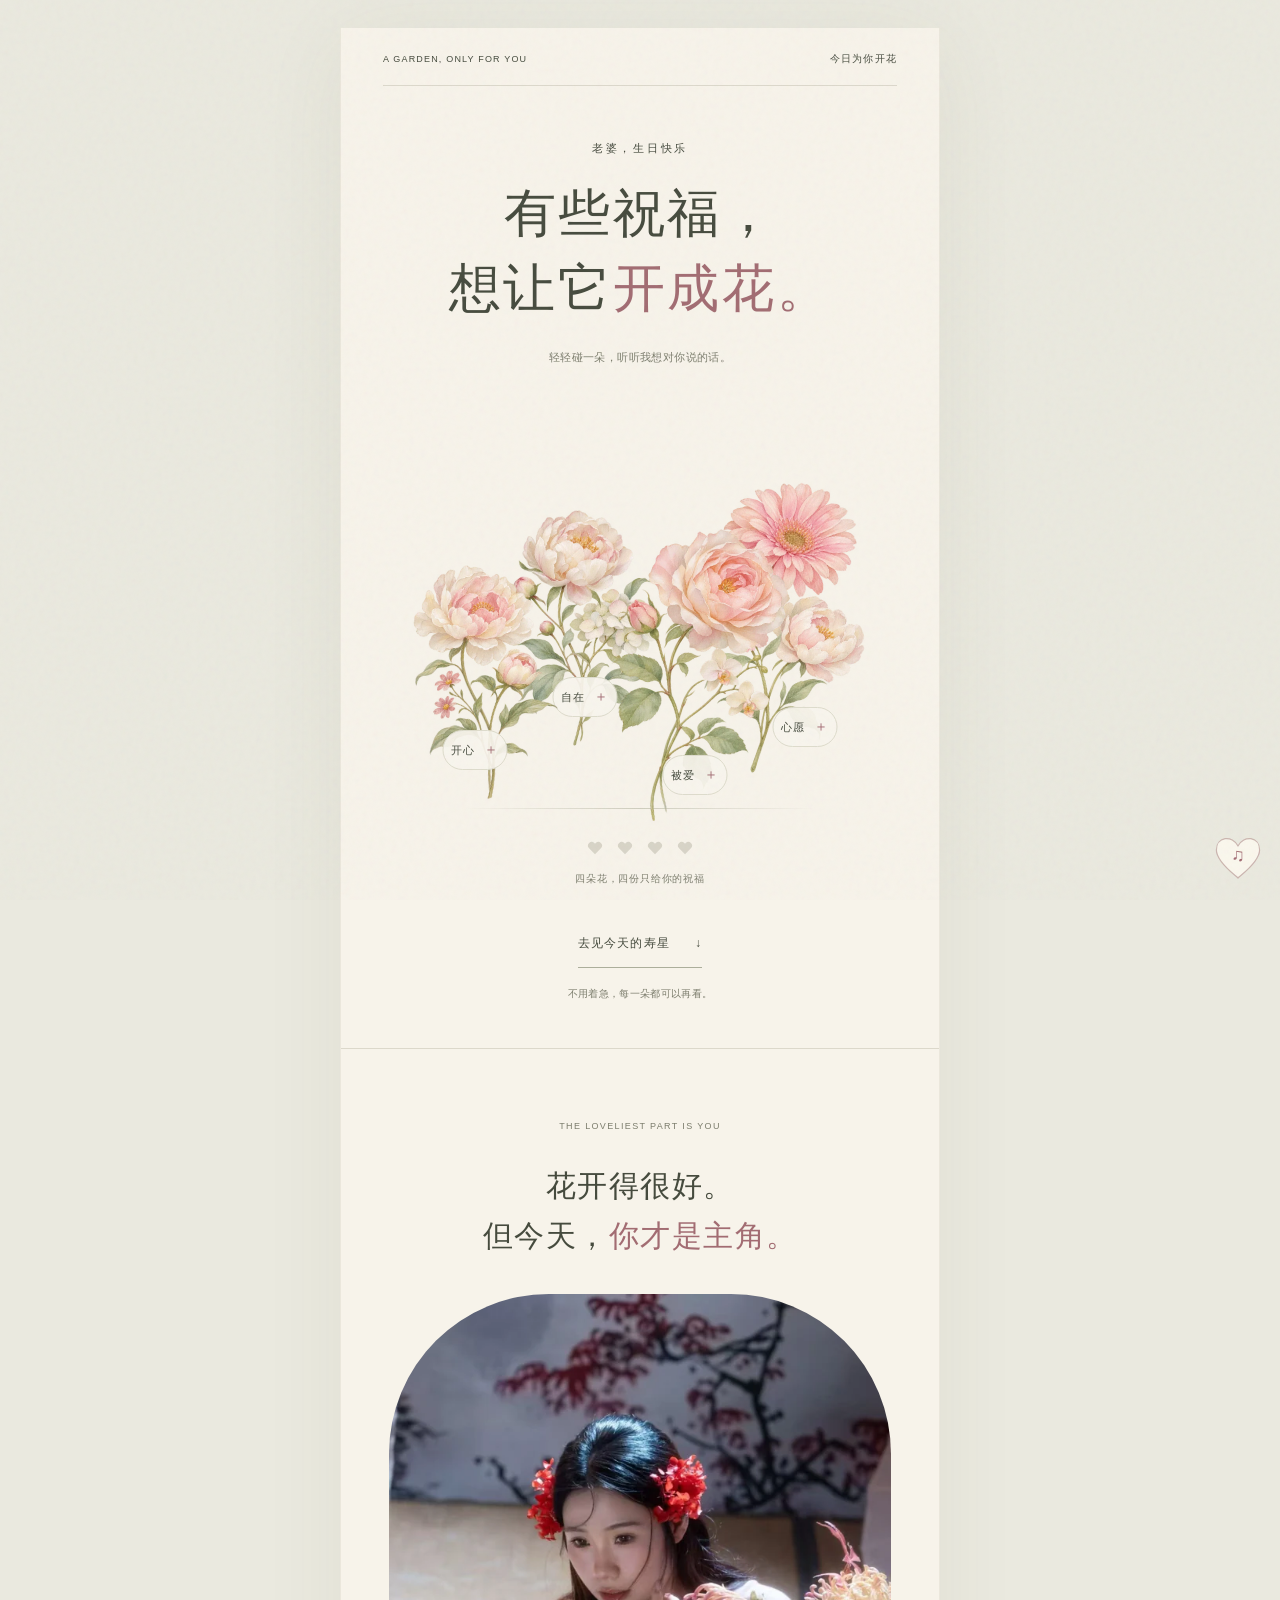
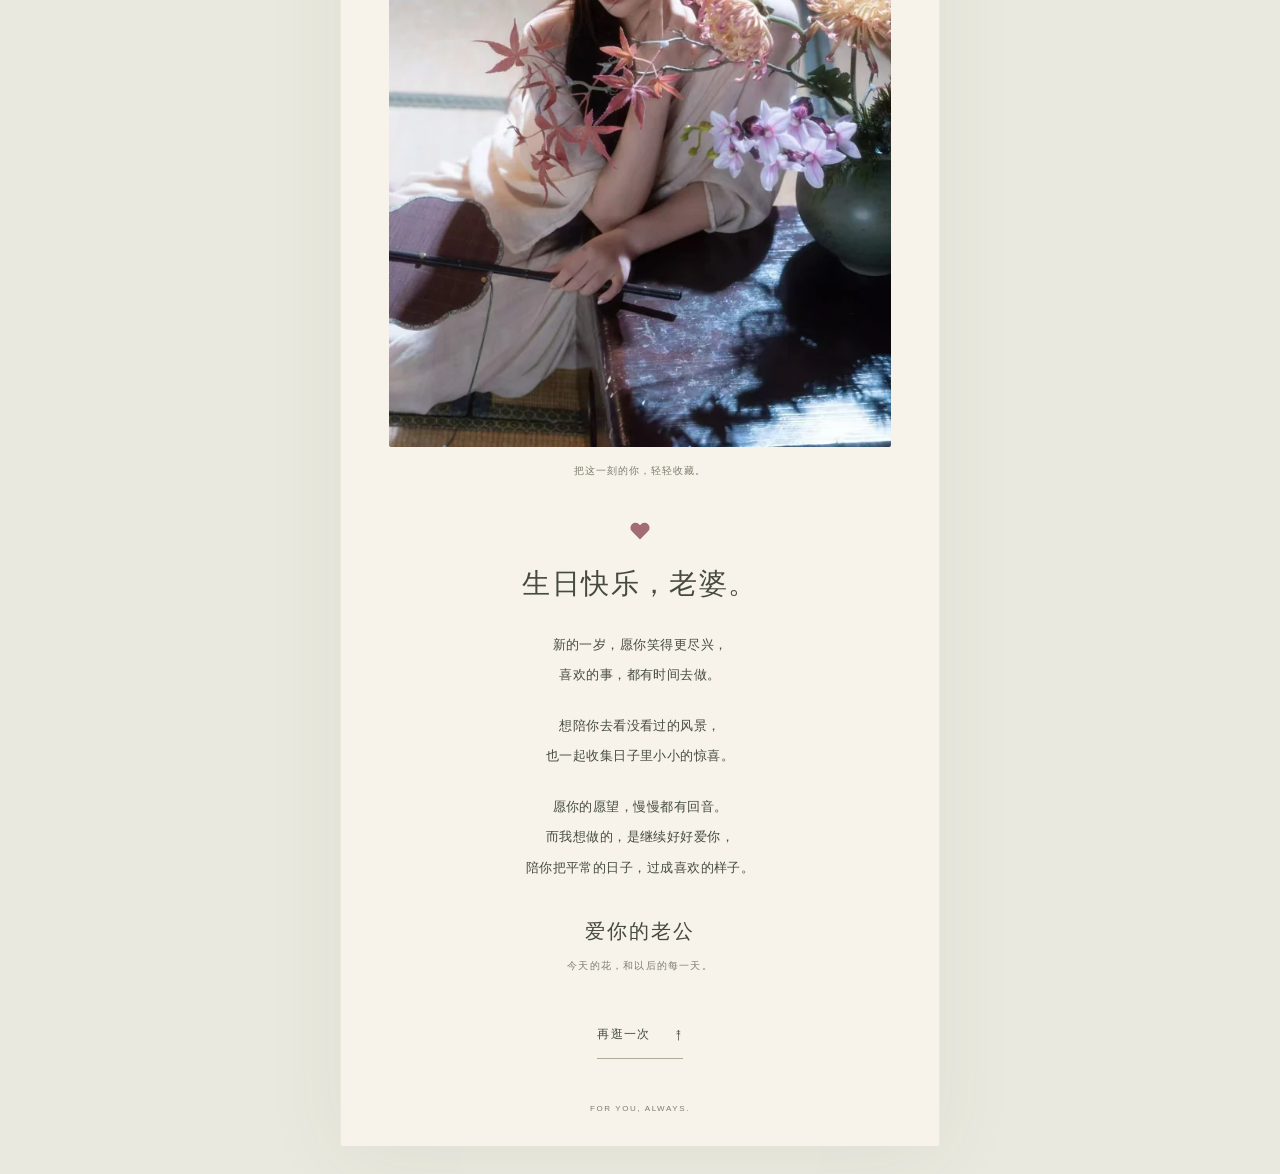
<file: index.html>
<!doctype html><html lang="zh-CN"><head><meta charset="utf-8"><meta name="viewport" content="width=device-width, initial-scale=1, viewport-fit=cover"><meta name="robots" content="noindex,nofollow,noarchive"><meta name="theme-color" content="#f7f3ea"><meta name="description" content="一束花，一封信，和只属于你的生日祝福。"><title>生日快乐，老婆 · 花开给你</title><link rel="icon" href="./assets/botanical-1.svg" type="image/svg+xml"><link rel="stylesheet" href="./style.css?v=touch-focus-1"><script src="./app.js?v=touch-focus-1" defer></script><script src="./music.js?v=autoplay-1" defer></script></head><body data-page="garden"><audio id="birthday-music" data-file="tiamo.mp3" autoplay loop preload="none"></audio><button class="music-toggle" data-music-toggle hidden aria-label="播放背景音乐 TIAMO" aria-pressed="false">♫</button><main><section class="garden-cover" id="top"><div class="topline"><span>A GARDEN, ONLY FOR YOU</span><span>今日为你开花</span></div><div class="garden-heading"><span class="eyebrow">老婆，生日快乐</span><h1>有些祝福，<br>想让它<em>开成花。</em></h1><p>轻轻碰一朵，听听我想对你说的话。</p></div><div class="garden-plants" aria-label="四朵藏着祝福的花"><button class="plant plant-1" data-flower="0" aria-label="打开开心的祝福" aria-haspopup="dialog"><img src="./assets/garden-sprig-1.webp" width="480" height="840" alt=""><span>开心<b aria-hidden="true">＋</b></span></button><button class="plant plant-2" data-flower="1" aria-label="打开自在的祝福" aria-haspopup="dialog"><img src="./assets/garden-sprig-2.webp" width="480" height="840" alt=""><span>自在<b aria-hidden="true">＋</b></span></button><button class="plant plant-3" data-flower="2" aria-label="打开被爱的祝福" aria-haspopup="dialog"><img src="./assets/garden-sprig-3.webp" width="480" height="840" alt=""><span>被爱<b aria-hidden="true">＋</b></span></button><button class="plant plant-4" data-flower="3" aria-label="打开心愿的祝福" aria-haspopup="dialog"><img src="./assets/garden-sprig-4.webp" width="480" height="840" alt=""><span>心愿<b aria-hidden="true">＋</b></span></button><div class="garden-soil"></div></div><div class="garden-progress"><div class="progress-flowers" aria-hidden="true"><span><svg class="heart-icon" viewBox="0 0 24 24" aria-hidden="true" focusable="false"><path d="M20.84 4.61a5.5 5.5 0 0 0-7.78 0L12 5.67l-1.06-1.06a5.5 5.5 0 0 0-7.78 7.78l1.06 1.06L12 21.23l7.78-7.78 1.06-1.06a5.5 5.5 0 0 0 0-7.78Z"/></svg></span><span><svg class="heart-icon" viewBox="0 0 24 24" aria-hidden="true" focusable="false"><path d="M20.84 4.61a5.5 5.5 0 0 0-7.78 0L12 5.67l-1.06-1.06a5.5 5.5 0 0 0-7.78 7.78l1.06 1.06L12 21.23l7.78-7.78 1.06-1.06a5.5 5.5 0 0 0 0-7.78Z"/></svg></span><span><svg class="heart-icon" viewBox="0 0 24 24" aria-hidden="true" focusable="false"><path d="M20.84 4.61a5.5 5.5 0 0 0-7.78 0L12 5.67l-1.06-1.06a5.5 5.5 0 0 0-7.78 7.78l1.06 1.06L12 21.23l7.78-7.78 1.06-1.06a5.5 5.5 0 0 0 0-7.78Z"/></svg></span><span><svg class="heart-icon" viewBox="0 0 24 24" aria-hidden="true" focusable="false"><path d="M20.84 4.61a5.5 5.5 0 0 0-7.78 0L12 5.67l-1.06-1.06a5.5 5.5 0 0 0-7.78 7.78l1.06 1.06L12 21.23l7.78-7.78 1.06-1.06a5.5 5.5 0 0 0 0-7.78Z"/></svg></span></div><p id="progress" role="status" aria-live="polite">四朵花，四份只给你的祝福</p></div><a class="garden-next text-button" href="#birthday">去见今天的寿星 <span aria-hidden="true">↓</span></a><p class="small-note garden-hint">不用着急，每一朵都可以再看。</p></section><section class="ending" id="birthday" aria-labelledby="birthday-title"><div class="section-label">THE LOVELIEST PART IS YOU</div><h2 id="birthday-title">花开得很好。<br>但今天，<em>你才是主角。</em></h2><figure class="portrait"><img src="./assets/portrait-floral-1080.webp" srcset="./assets/portrait-floral-640.webp 640w, ./assets/portrait-floral-1080.webp 1080w" sizes="(max-width: 600px) 90vw, 480px" width="1080" height="1620" loading="lazy" alt="花与光影中的老婆"><figcaption>把这一刻的你，轻轻收藏。</figcaption></figure><div class="birthday-message"><span class="little-flower" aria-hidden="true"><svg class="heart-icon" viewBox="0 0 24 24" aria-hidden="true" focusable="false"><path d="M20.84 4.61a5.5 5.5 0 0 0-7.78 0L12 5.67l-1.06-1.06a5.5 5.5 0 0 0-7.78 7.78l1.06 1.06L12 21.23l7.78-7.78 1.06-1.06a5.5 5.5 0 0 0 0-7.78Z"/></svg></span><h2>生日快乐，老婆。</h2><p>新的一岁，愿你笑得更尽兴，<br>喜欢的事，都有时间去做。</p><p>想陪你去看没看过的风景，<br>也一起收集日子里小小的惊喜。</p><p>愿你的愿望，慢慢都有回音。<br>而我想做的，是继续好好爱你，<br>陪你把平常的日子，过成喜欢的样子。</p><div class="signature">爱你的老公<span>今天的花，和以后的每一天。</span></div></div><button class="text-button" data-restart>再逛一次 <span aria-hidden="true">↟</span></button><div class="footer-note">FOR YOU, ALWAYS.</div></section></main><dialog id="flower-dialog" aria-labelledby="note-title"><button class="close-note" aria-label="关闭祝福纸笺"><svg viewBox="0 0 20 20" aria-hidden="true" focusable="false"><path d="m5 5 10 10M15 5 5 15"/></svg></button><div class="note-photo"><img id="note-image" width="640" height="853" alt=""></div><div class="note-content"><span class="section-label" id="note-number"></span><h2 id="note-title"></h2><p id="note-text"></p><span class="note-sign">送给我最喜欢的你</span><button class="text-button close-note-bottom">把这份祝福收好 <span aria-hidden="true">↗</span></button></div></dialog></body></html>
</file>
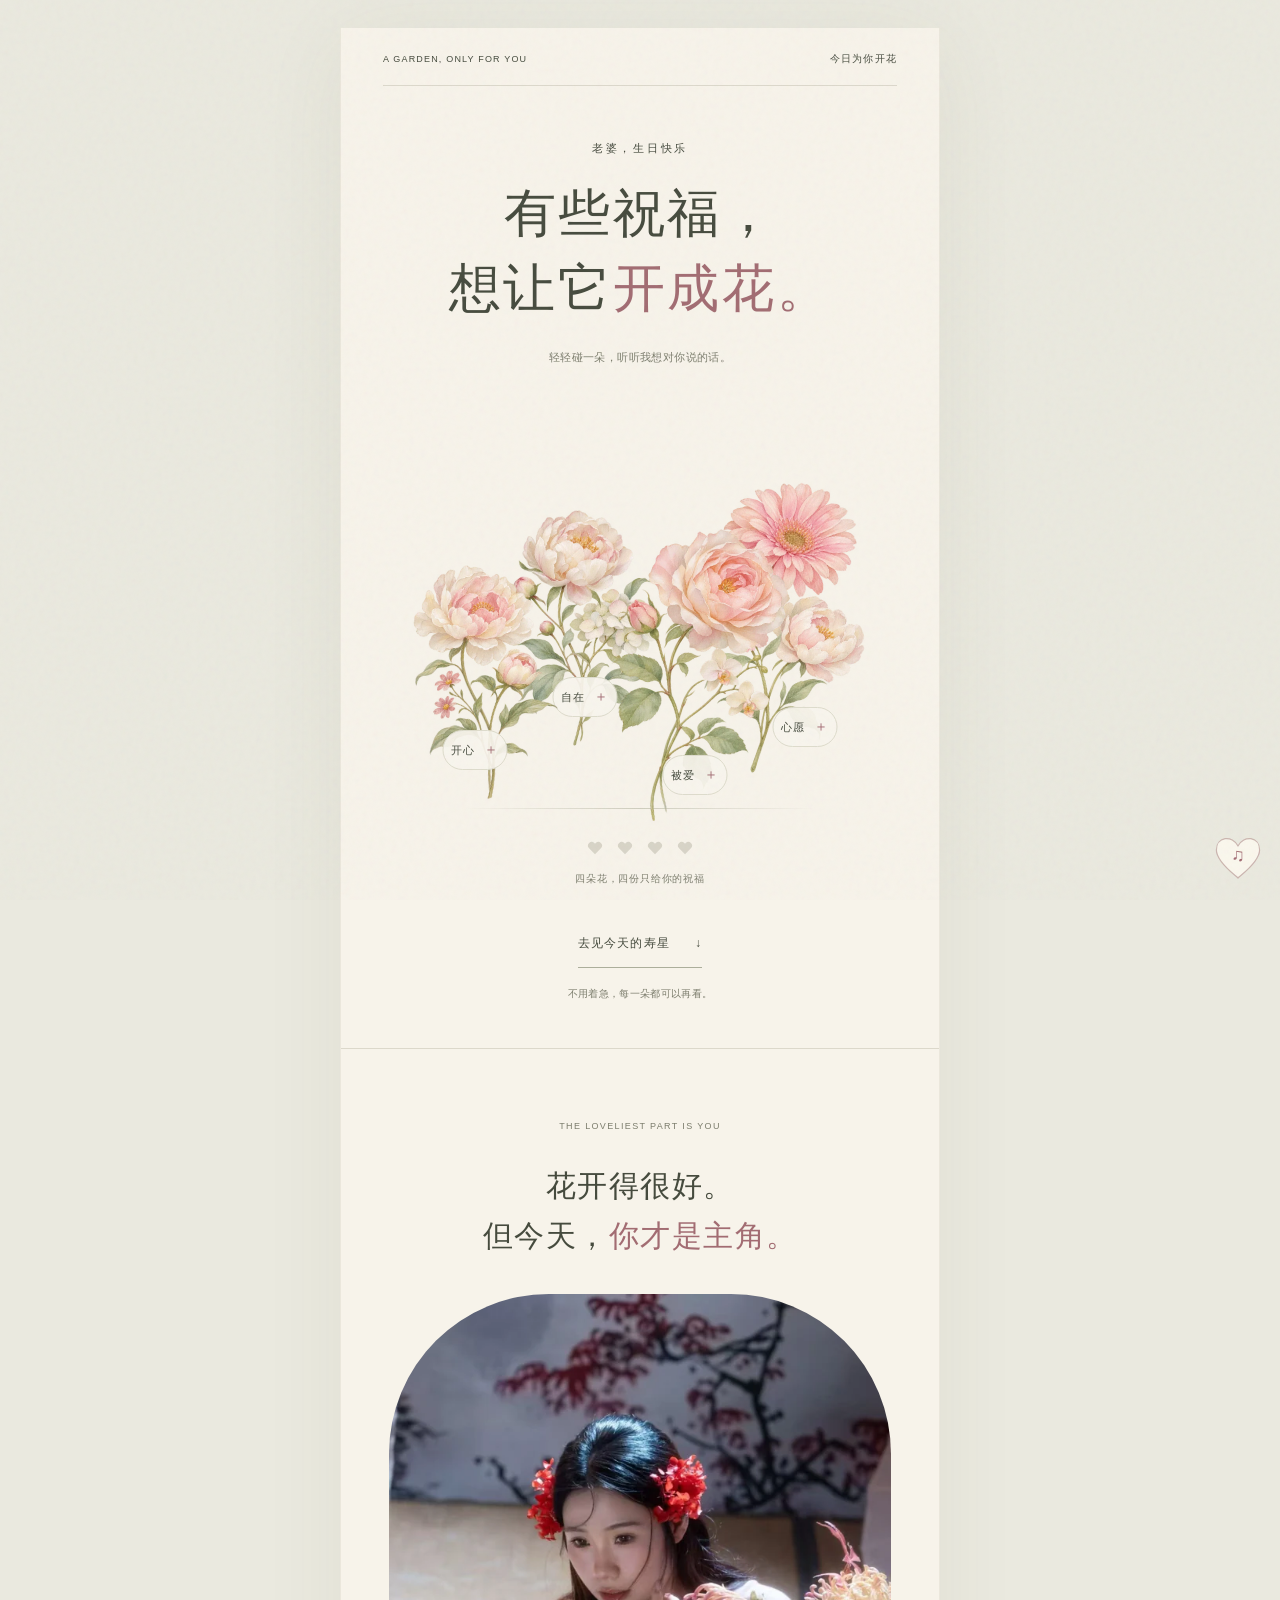
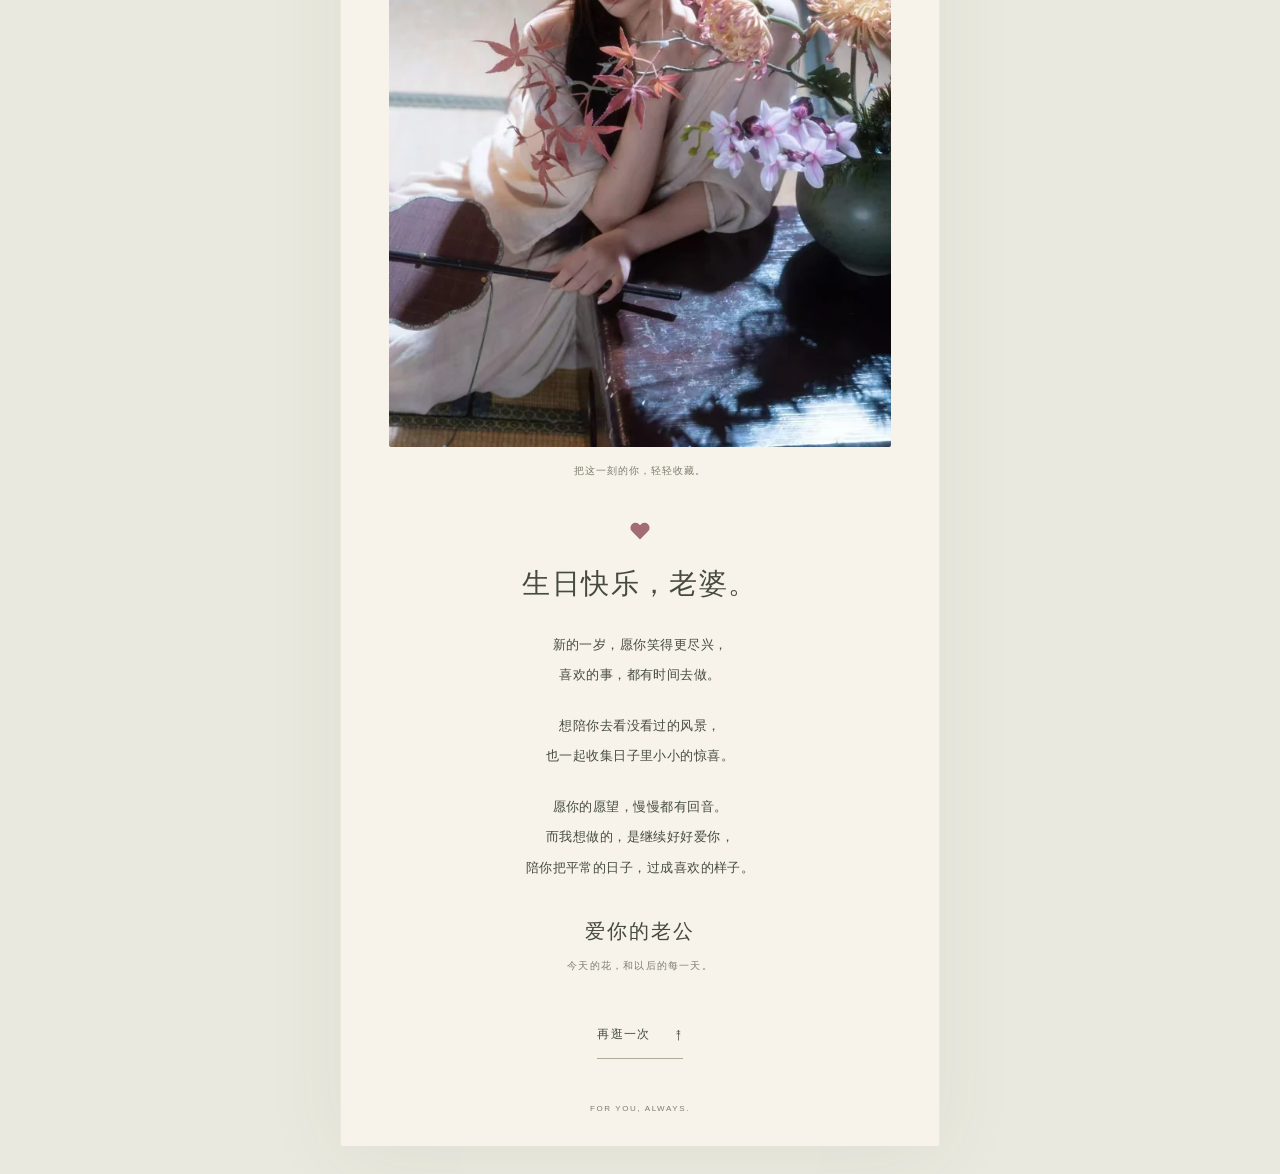
<file: garden/index.html>
<!doctype html><html lang="zh-CN"><head><meta charset="utf-8"><meta name="viewport" content="width=device-width, initial-scale=1, viewport-fit=cover"><meta name="robots" content="noindex,nofollow,noarchive"><meta name="theme-color" content="#f7f3ea"><meta name="description" content="一束花，一封信，和只属于你的生日祝福。"><title>生日快乐，老婆 · 花开给你</title><link rel="icon" href="../assets/botanical-1.svg" type="image/svg+xml"><link rel="stylesheet" href="../style.css?v=touch-focus-1"><script src="../app.js?v=touch-focus-1" defer></script><script src="../music.js?v=autoplay-1" defer></script></head><body data-page="garden"><audio id="birthday-music" data-file="tiamo.mp3" autoplay loop preload="none"></audio><button class="music-toggle" data-music-toggle hidden aria-label="播放背景音乐 TIAMO" aria-pressed="false">♫</button><main><section class="garden-cover" id="top"><div class="topline"><span>A GARDEN, ONLY FOR YOU</span><span>今日为你开花</span></div><div class="garden-heading"><span class="eyebrow">老婆，生日快乐</span><h1>有些祝福，<br>想让它<em>开成花。</em></h1><p>轻轻碰一朵，听听我想对你说的话。</p></div><div class="garden-plants" aria-label="四朵藏着祝福的花"><button class="plant plant-1" data-flower="0" aria-label="打开开心的祝福" aria-haspopup="dialog"><img src="../assets/garden-sprig-1.webp" width="480" height="840" alt=""><span>开心<b aria-hidden="true">＋</b></span></button><button class="plant plant-2" data-flower="1" aria-label="打开自在的祝福" aria-haspopup="dialog"><img src="../assets/garden-sprig-2.webp" width="480" height="840" alt=""><span>自在<b aria-hidden="true">＋</b></span></button><button class="plant plant-3" data-flower="2" aria-label="打开被爱的祝福" aria-haspopup="dialog"><img src="../assets/garden-sprig-3.webp" width="480" height="840" alt=""><span>被爱<b aria-hidden="true">＋</b></span></button><button class="plant plant-4" data-flower="3" aria-label="打开心愿的祝福" aria-haspopup="dialog"><img src="../assets/garden-sprig-4.webp" width="480" height="840" alt=""><span>心愿<b aria-hidden="true">＋</b></span></button><div class="garden-soil"></div></div><div class="garden-progress"><div class="progress-flowers" aria-hidden="true"><span><svg class="heart-icon" viewBox="0 0 24 24" aria-hidden="true" focusable="false"><path d="M20.84 4.61a5.5 5.5 0 0 0-7.78 0L12 5.67l-1.06-1.06a5.5 5.5 0 0 0-7.78 7.78l1.06 1.06L12 21.23l7.78-7.78 1.06-1.06a5.5 5.5 0 0 0 0-7.78Z"/></svg></span><span><svg class="heart-icon" viewBox="0 0 24 24" aria-hidden="true" focusable="false"><path d="M20.84 4.61a5.5 5.5 0 0 0-7.78 0L12 5.67l-1.06-1.06a5.5 5.5 0 0 0-7.78 7.78l1.06 1.06L12 21.23l7.78-7.78 1.06-1.06a5.5 5.5 0 0 0 0-7.78Z"/></svg></span><span><svg class="heart-icon" viewBox="0 0 24 24" aria-hidden="true" focusable="false"><path d="M20.84 4.61a5.5 5.5 0 0 0-7.78 0L12 5.67l-1.06-1.06a5.5 5.5 0 0 0-7.78 7.78l1.06 1.06L12 21.23l7.78-7.78 1.06-1.06a5.5 5.5 0 0 0 0-7.78Z"/></svg></span><span><svg class="heart-icon" viewBox="0 0 24 24" aria-hidden="true" focusable="false"><path d="M20.84 4.61a5.5 5.5 0 0 0-7.78 0L12 5.67l-1.06-1.06a5.5 5.5 0 0 0-7.78 7.78l1.06 1.06L12 21.23l7.78-7.78 1.06-1.06a5.5 5.5 0 0 0 0-7.78Z"/></svg></span></div><p id="progress" role="status" aria-live="polite">四朵花，四份只给你的祝福</p></div><a class="garden-next text-button" href="#birthday">去见今天的寿星 <span aria-hidden="true">↓</span></a><p class="small-note garden-hint">不用着急，每一朵都可以再看。</p></section><section class="ending" id="birthday" aria-labelledby="birthday-title"><div class="section-label">THE LOVELIEST PART IS YOU</div><h2 id="birthday-title">花开得很好。<br>但今天，<em>你才是主角。</em></h2><figure class="portrait"><img src="../assets/portrait-floral-1080.webp" srcset="../assets/portrait-floral-640.webp 640w, ../assets/portrait-floral-1080.webp 1080w" sizes="(max-width: 600px) 90vw, 480px" width="1080" height="1620" loading="lazy" alt="花与光影中的老婆"><figcaption>把这一刻的你，轻轻收藏。</figcaption></figure><div class="birthday-message"><span class="little-flower" aria-hidden="true"><svg class="heart-icon" viewBox="0 0 24 24" aria-hidden="true" focusable="false"><path d="M20.84 4.61a5.5 5.5 0 0 0-7.78 0L12 5.67l-1.06-1.06a5.5 5.5 0 0 0-7.78 7.78l1.06 1.06L12 21.23l7.78-7.78 1.06-1.06a5.5 5.5 0 0 0 0-7.78Z"/></svg></span><h2>生日快乐，老婆。</h2><p>新的一岁，愿你笑得更尽兴，<br>喜欢的事，都有时间去做。</p><p>想陪你去看没看过的风景，<br>也一起收集日子里小小的惊喜。</p><p>愿你的愿望，慢慢都有回音。<br>而我想做的，是继续好好爱你，<br>陪你把平常的日子，过成喜欢的样子。</p><div class="signature">爱你的老公<span>今天的花，和以后的每一天。</span></div></div><button class="text-button" data-restart>再逛一次 <span aria-hidden="true">↟</span></button><div class="footer-note">FOR YOU, ALWAYS.</div></section></main><dialog id="flower-dialog" aria-labelledby="note-title"><button class="close-note" aria-label="关闭祝福纸笺"><svg viewBox="0 0 20 20" aria-hidden="true" focusable="false"><path d="m5 5 10 10M15 5 5 15"/></svg></button><div class="note-photo"><img id="note-image" width="640" height="853" alt=""></div><div class="note-content"><span class="section-label" id="note-number"></span><h2 id="note-title"></h2><p id="note-text"></p><span class="note-sign">送给我最喜欢的你</span><button class="text-button close-note-bottom">把这份祝福收好 <span aria-hidden="true">↗</span></button></div></dialog></body></html>
</file>
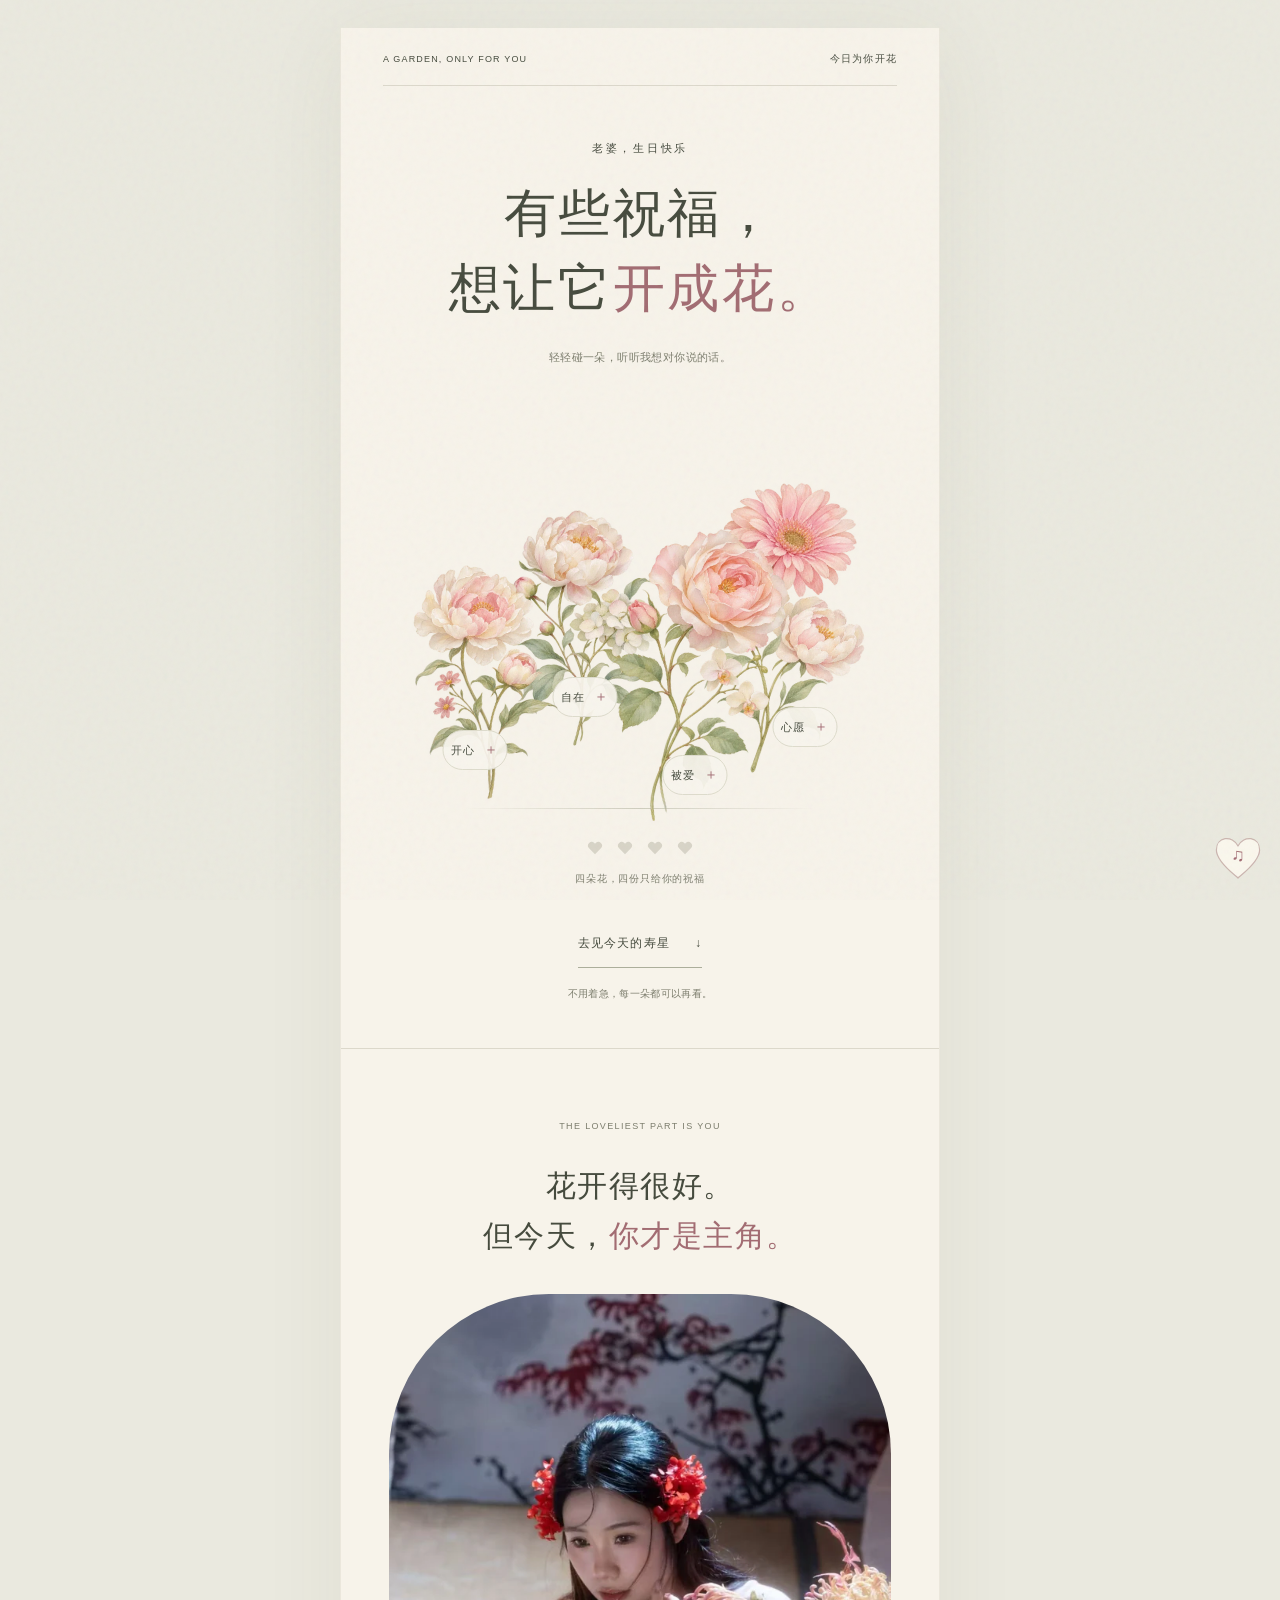
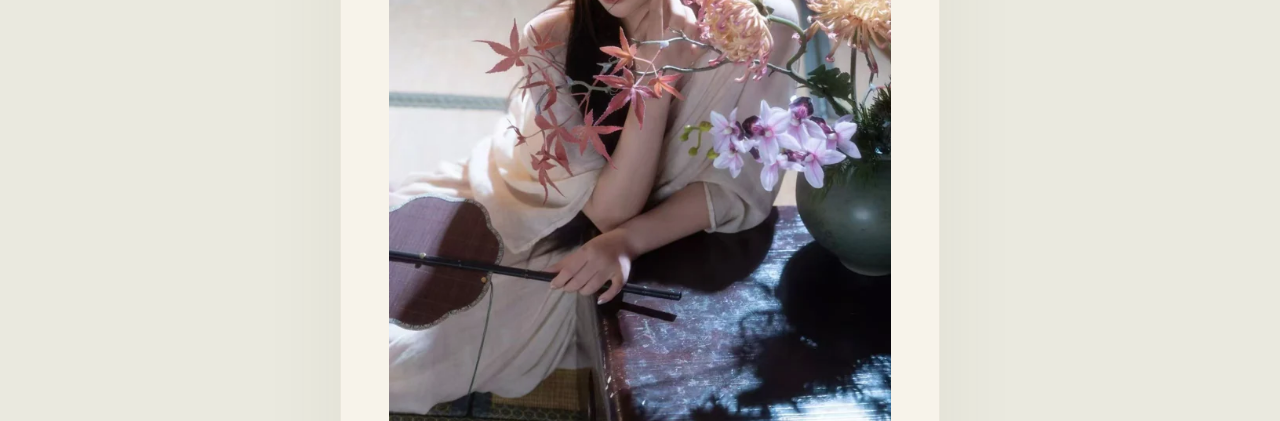
<file: letter/index.html>
<!doctype html><html lang="zh-CN"><head><meta charset="utf-8"><meta name="viewport" content="width=device-width, initial-scale=1"><meta name="robots" content="noindex,nofollow"><meta http-equiv="refresh" content="0;url=../?v=garden-only-1"><title>生日快乐，老婆</title></head><body><p><a href="../?v=garden-only-1">去你的小花园</a></p></body></html>
</file>
<file: style.css>
:root{--paper:#f7f3ea;--ink:#464b3e;--muted:#7c7d6d;--pink:#a26c72;--line:#dcd8cb;--serif:'Songti SC','STSong','Noto Serif CJK SC',serif;--sans:-apple-system,BlinkMacSystemFont,'PingFang SC','Microsoft YaHei',sans-serif}*{box-sizing:border-box}html{scroll-behavior:smooth;scroll-padding-top:30px}body{margin:0;background:var(--paper);color:var(--ink);font-family:var(--sans);-webkit-font-smoothing:antialiased}body:before{content:'';position:fixed;inset:0;pointer-events:none;z-index:20;opacity:.20;background-image:url("data:image/svg+xml,%3Csvg viewBox='0 0 180 180' xmlns='http://www.w3.org/2000/svg'%3E%3Cfilter id='n'%3E%3CfeTurbulence type='fractalNoise' baseFrequency='.85' numOctaves='3' stitchTiles='stitch'/%3E%3C/filter%3E%3Cpath fill='%23807764' opacity='.20' filter='url(%23n)' d='M0 0h180v180H0z'/%3E%3C/svg%3E")}button,a{-webkit-tap-highlight-color:transparent}button{font:inherit;color:inherit;cursor:pointer}button:focus-visible,a:focus-visible{outline:2px solid var(--pink);outline-offset:6px}a{color:inherit;text-decoration:none}img{max-width:100%;display:block;height:auto}main{max-width:600px;margin:auto;border-inline:1px solid rgba(130,125,100,.1)}h1,h2,p,figure{margin:0}h1,h2{font-family:var(--serif);font-weight:400;letter-spacing:.05em}h1{font-size:clamp(40px,10.6vw,60px);line-height:1.45}h2{font-size:32px;line-height:1.55}em{font-weight:400;font-style:normal;color:var(--pink)}p{font-size:14px;line-height:2.2;letter-spacing:.035em}button{border:0}.topline{display:flex;justify-content:space-between;align-items:center;font-size:9px;letter-spacing:.13em;padding-bottom:19px;border-bottom:1px solid var(--line);gap:10px}.topline span:last-child{font-size:10px;letter-spacing:.12em}.eyebrow{display:block;font-size:11px;letter-spacing:.25em;margin-bottom:20px}.letter-cover{min-height:100svh;padding:calc(24px + env(safe-area-inset-top)) 26px 25px;display:flex;flex-direction:column;overflow:hidden}.cover-heading{margin-top:44px;position:relative;z-index:1}.cover-heading p{font-size:12px;color:var(--muted);margin-top:16px;letter-spacing:.04em}.envelope{position:relative;background:transparent;width:100%;height:290px;margin:34px auto 14px;max-width:390px;flex-shrink:0;isolation:isolate;perspective:700px}.envelope-paper{position:absolute;left:7%;width:86%;top:0;height:200px;background:#fffdf5;box-shadow:0 0 25px #65523e0a;transform:rotate(-5deg);text-align:left;padding:25px 20px;transition:transform .75s}.envelope-paper>span{font:italic 12px Georgia,serif;color:var(--pink)}.envelope-paper strong{display:block;margin-top:13px;font:19px var(--serif);letter-spacing:.12em}.envelope-paper img{position:absolute;right:13px;top:14px;width:90px;height:158px;transform:rotate(18deg)}.envelope-pocket{position:absolute;inset:87px 0 23px;background:#e6e3d5;box-shadow:0 14px 28px #695c4010;z-index:2}.envelope-pocket:after{content:'';position:absolute;inset:0;background:linear-gradient(28deg,#eeebdf 49.6%,transparent 50%) left/51% 100% no-repeat,linear-gradient(-28deg,#eeebdf 49.6%,transparent 50%) right/51% 100% no-repeat}.envelope-flap{position:absolute;inset:87px 0 auto;height:110px;clip-path:polygon(0 0,100% 0,50% 100%);background:#dddccc;z-index:3;transform-origin:top;transition:transform .7s}.seal{position:absolute;z-index:4;top:153px;left:calc(50% - 23px);width:46px;height:46px;display:grid;place-items:center;background:#b78285;border-radius:50%;color:#f8e3de;font-size:28px;box-shadow:inset 0 0 0 3px #c09292}.open-label{position:absolute;bottom:0;left:0;right:0;z-index:4;font-size:12px;letter-spacing:.14em}.open-label>span{margin-left:10px}.envelope:hover .envelope-paper{transform:translateY(-9px) rotate(-5deg)}.envelope.is-open .envelope-flap{transform:rotateX(175deg);z-index:0}.envelope.is-open .envelope-paper{transform:translateY(-55px) rotate(-3deg)}.cover-bottom{display:flex;justify-content:space-between;font-size:9px;color:var(--muted);letter-spacing:.10em;margin-top:auto;padding-top:26px}.chapter{padding:70px 28px}.section-label{font-size:9px;letter-spacing:.15em;color:var(--muted);margin-bottom:27px;line-height:1.7}.intro{color:var(--muted);margin-top:22px}.flower-photo{margin:34px 0 0}.flower-photo img{width:100%;aspect-ratio:4/5;object-fit:cover;object-position:50% 38%;border-radius:50% 50% 2px 2px}.flower-photo figcaption{font-size:10px;letter-spacing:.09em;color:var(--muted);margin-top:16px;text-align:center}.paired-photos{display:flex;align-items:flex-start;gap:22px;margin-top:45px}.paired-photos img{width:calc(50% - 11px);aspect-ratio:4/5;object-fit:cover}.paired-photos img:last-child{margin-top:46px}.words-chapter{background:#efeee4;position:relative;overflow:hidden}.letter-copy{margin-top:30px;position:relative;z-index:1}.letter-copy p{font-size:14px;line-height:2.35;margin-bottom:22px}.margin-flower{position:absolute;right:-46px;bottom:-55px;width:180px;opacity:.32;transform:rotate(-20deg);pointer-events:none}.wish-layout{position:relative;margin-top:35px;padding-bottom:50px}.wish-layout>img{width:73%;aspect-ratio:3/4;object-fit:cover}.wish-note{position:absolute;bottom:15px;right:-4px;padding:22px;background:#f8f5ee;transform:rotate(4deg);box-shadow:0 5px 17px #5e543009}.wish-note>span{font-size:10px;letter-spacing:.2em}.wish-note h2{font-size:26px;margin-top:10px}.wish-chapter>p{margin-top:30px}.quiet-line{height:45px;width:1px;background:var(--line);margin-top:32px}.small-note{font-size:11px;color:var(--muted);line-height:2}.text-button{display:inline-flex;justify-content:center;align-items:center;gap:25px;padding:15px 0;background:none;font-size:12px;letter-spacing:.1em;border-bottom:1px solid #acae9b;min-height:48px}.wish-chapter .text-button{margin-top:25px}.ending{padding:70px 26px 25px;border-top:1px solid var(--line);text-align:center;scroll-margin-top:0}.ending>h2{font-size:30px;line-height:1.65}.portrait{margin-top:34px;position:relative}.portrait img{width:100%;height:auto;aspect-ratio:auto;border-radius:160px 160px 2px 2px}.portrait figcaption{font-size:10px;letter-spacing:.1em;color:var(--muted);margin-top:17px}.birthday-message{padding-top:42px}.little-flower{color:var(--pink);font-size:28px;display:block;margin-bottom:20px}.birthday-message h2{font-size:28px;margin-bottom:24px}.birthday-message p{font-size:13px;line-height:2.35;margin-top:20px}.signature{margin-top:35px;font:20px var(--serif);letter-spacing:.1em}.signature span{font:10px var(--sans);letter-spacing:.12em;display:block;color:var(--muted);margin-top:14px}.ending>.text-button{margin-top:38px}.footer-note{font-size:8px;letter-spacing:.2em;color:var(--muted);margin:45px 0 calc(8px + env(safe-area-inset-bottom))}.garden-cover{padding:calc(24px + env(safe-area-inset-top)) 24px 44px;position:relative;overflow:hidden}.garden-heading{margin-top:42px;text-align:center}.garden-heading h1{font-size:clamp(36px,9.5vw,52px)}.garden-heading p{font-size:11px;color:var(--muted);margin-top:18px}.garden-plants{position:relative;height:370px;margin:16px -16px 0}.plant{position:absolute;padding:0;background:none;width:43%;transform-origin:bottom;transition:transform .45s;z-index:1}.plant img{width:100%;pointer-events:none}.plant>span{position:absolute;bottom:12%;left:50%;transform:translateX(-50%);background:#f9f6eeeb;border:1px solid #dedccc;border-radius:30px;white-space:nowrap;font-size:11px;letter-spacing:.08em;min-width:65px;min-height:40px;display:flex;gap:10px;align-items:center;justify-content:center}.plant b{font-size:14px;font-weight:400;color:var(--pink)}.plant-1{left:0;bottom:35px;transform:rotate(-13deg);z-index:2}.plant-2{left:22%;bottom:88px;transform:rotate(-5deg)}.plant-3{right:15%;bottom:10px;transform:rotate(8deg);z-index:3}.plant-4{right:-1%;bottom:58px;transform:rotate(17deg)}.plant:hover{filter:brightness(1.025)}.plant:focus-visible{outline-offset:-10px}.plant.read>span{border-color:#9da68e}.garden-soil{position:absolute;bottom:26px;left:10%;right:10%;height:1px;background:linear-gradient(90deg,transparent,#9b9d8570,transparent)}.garden-progress{text-align:center;margin-top:5px}.progress-flowers{display:flex;gap:14px;justify-content:center;color:#d8d4c7}.progress-flowers span{font-size:20px;transition:color .4s}.progress-flowers .read{color:var(--pink)}.garden-progress p{font-size:10px;color:var(--muted);margin-top:12px;letter-spacing:.08em}.garden-next{display:flex;width:max-content;max-width:100%;margin:24px auto 0}.garden-hint{text-align:center;margin-top:16px;font-size:10px}dialog{border:1px solid #e8e1d4;background:#fbf8f0;color:var(--ink);padding:0;width:calc(100% - 40px);max-width:390px;max-height:85svh;overflow-y:auto;box-shadow:0 20px 100px #292a2633;overscroll-behavior:contain}dialog[open]{animation:note-in .35s ease-out}dialog::backdrop{background:#373e3466;backdrop-filter:blur(5px)}.close-note{position:absolute;right:12px;top:12px;z-index:2;width:44px;height:44px;border-radius:50%;background:#faf7eef0;font-size:26px;font-weight:200}.note-photo{height:220px;overflow:hidden}.note-photo img{width:100%;height:100%;object-fit:cover;object-position:50% 45%}.note-content{padding:25px 28px 30px}.note-content .section-label{font-size:8px;margin-bottom:12px}.note-content h2{font-size:27px;margin-bottom:15px}.note-content p{font-size:13px;white-space:pre-line;line-height:2.1}.note-sign{display:block;font:italic 13px var(--serif);color:var(--pink);margin-top:24px}.close-note-bottom{margin-top:16px;font-size:11px}.noscript-note{padding:20px;text-align:center}.scroll-locked{overflow:hidden}.section-enter{animation:note-in .8s ease-out}@keyframes note-in{from{opacity:0;transform:translateY(14px)}to{opacity:1;transform:translateY(0)}}@media(min-width:600px){body{padding:28px 0;background:#eae9df}main{background:var(--paper);box-shadow:0 12px 80px #4f4c2910}.letter-cover{min-height:850px;padding-inline:44px}.cover-heading{margin-top:55px}.envelope{margin-top:48px}.chapter{padding:85px 52px}.ending{padding-inline:48px}.garden-cover{padding-inline:42px}.garden-plants{height:450px;max-width:440px;margin-inline:auto}.plant{width:43%}.garden-heading{margin-top:55px}.garden-cover{min-height:960px}.garden-next{margin-top:30px}}@media(max-width:374px){.letter-cover{padding-inline:23px}.cover-heading{margin-top:35px}.envelope{margin-top:27px;height:265px}.envelope-pocket{inset:75px 0 23px}.envelope-flap{top:75px}.seal{top:140px}.garden-plants{height:330px}.chapter{padding-inline:24px}.birthday-message p{font-size:12px}.ending{padding-inline:23px}.plant>span{min-width:61px;gap:7px}}@media(prefers-reduced-motion:reduce){html{scroll-behavior:auto}*,*:before,*:after{animation:none!important;transition:none!important}}
/* Each flower owns a separate touch column; decorative leaves never intercept adjacent flowers. */
.plant{width:25%;height:285px;transform:none}.plant img{position:absolute;width:170%;max-width:none;left:-35%;bottom:0;height:auto;pointer-events:none}.plant>span{bottom:9%}.plant-1{left:0;right:auto}.plant-2{left:25%;right:auto}.plant-3{left:50%;right:auto}.plant-4{left:75%;right:auto}.plant-1 img{transform:rotate(-10deg)}.plant-2 img{transform:rotate(-4deg)}.plant-3 img{transform:rotate(7deg)}.plant-4 img{transform:rotate(13deg)}@media(max-width:374px){.plant{height:250px}}@media(min-width:600px){.plant{height:330px}}

/* Floral artwork is displayed whole, rather than cropped like photographs. */
.flower-photo img{aspect-ratio:3/4;object-fit:contain;border-radius:0}.paired-photos img{aspect-ratio:3/4;object-fit:contain}.wish-layout>img{object-fit:contain}.note-photo{height:240px;background:#f8f1e4}.note-photo img{object-fit:contain;object-position:center}

/* Hide scrollbar chrome while keeping touch, wheel and keyboard scrolling. */
html,body,dialog{scrollbar-width:none;-ms-overflow-style:none}
html::-webkit-scrollbar,body::-webkit-scrollbar,dialog::-webkit-scrollbar{display:none;width:0;height:0}
/* Give detailed watercolor heads room inside the phone edges. */
.garden-plants{margin-left:0;margin-right:0}.plant img{width:155%;left:-27.5%}.plant-1 img{left:-16%;transform:rotate(-7deg)}.plant-4 img{left:-45%;transform:rotate(7deg)}@media(min-width:600px){.garden-plants{margin-left:auto;margin-right:auto}}

.music-toggle{position:fixed;right:16px;bottom:calc(18px + env(safe-area-inset-bottom));z-index:15;width:44px;height:44px;border:1px solid #d9c8bf;border-radius:50%;background:#faf7eef2;color:#a26c72;font-size:19px;box-shadow:0 3px 15px #50432b0c}.music-toggle[hidden]{display:none}.music-toggle:disabled{opacity:.55}

/* A quiet heart outline for the music control. */
.music-toggle{width:52px;height:48px;display:grid;place-items:center;padding:0 0 5px;border:0;border-radius:0;background:transparent;box-shadow:none;isolation:isolate;font-size:18px}.music-toggle::before{content:'';position:absolute;inset:0;z-index:-1;background:center/100% 100% no-repeat url("data:image/svg+xml,%3Csvg xmlns='http://www.w3.org/2000/svg' viewBox='0 0 64 60'%3E%3Cpath d='M32 55C28 51 5 35 5 20C5 3 25 1 32 15C39 1 59 3 59 20C59 35 36 51 32 55Z' fill='%23faf7ee' fill-opacity='.97' stroke='%23cbb5af' stroke-width='1.5' stroke-linejoin='round'/%3E%3C/svg%3E")}.music-toggle[hidden]{display:none}

/* Draw decorative hearts and the close icon without depending on font glyphs. */
.heart-icon{display:block;width:16px;height:16px;fill:currentColor;flex:none}.progress-flowers span{display:inline-flex;align-items:center;justify-content:center}.little-flower .heart-icon{width:22px;height:22px;margin:0 auto}.close-note{display:grid;place-items:center;isolation:isolate;background:transparent;font-size:0}.close-note::before{content:'';position:absolute;inset:7px;border-radius:50%;background:#faf7eef0;z-index:-1}.close-note svg{width:18px;height:18px;stroke:currentColor;stroke-width:1.3;stroke-linecap:round;fill:none}

/* Do not draw an autofocus ring around the close button after a touch opening. */
.close-note:focus,.close-note:focus-visible{outline:none}
html[data-keyboard-navigation] .close-note:focus{outline:2px solid var(--pink);outline-offset:3px}
</file>
